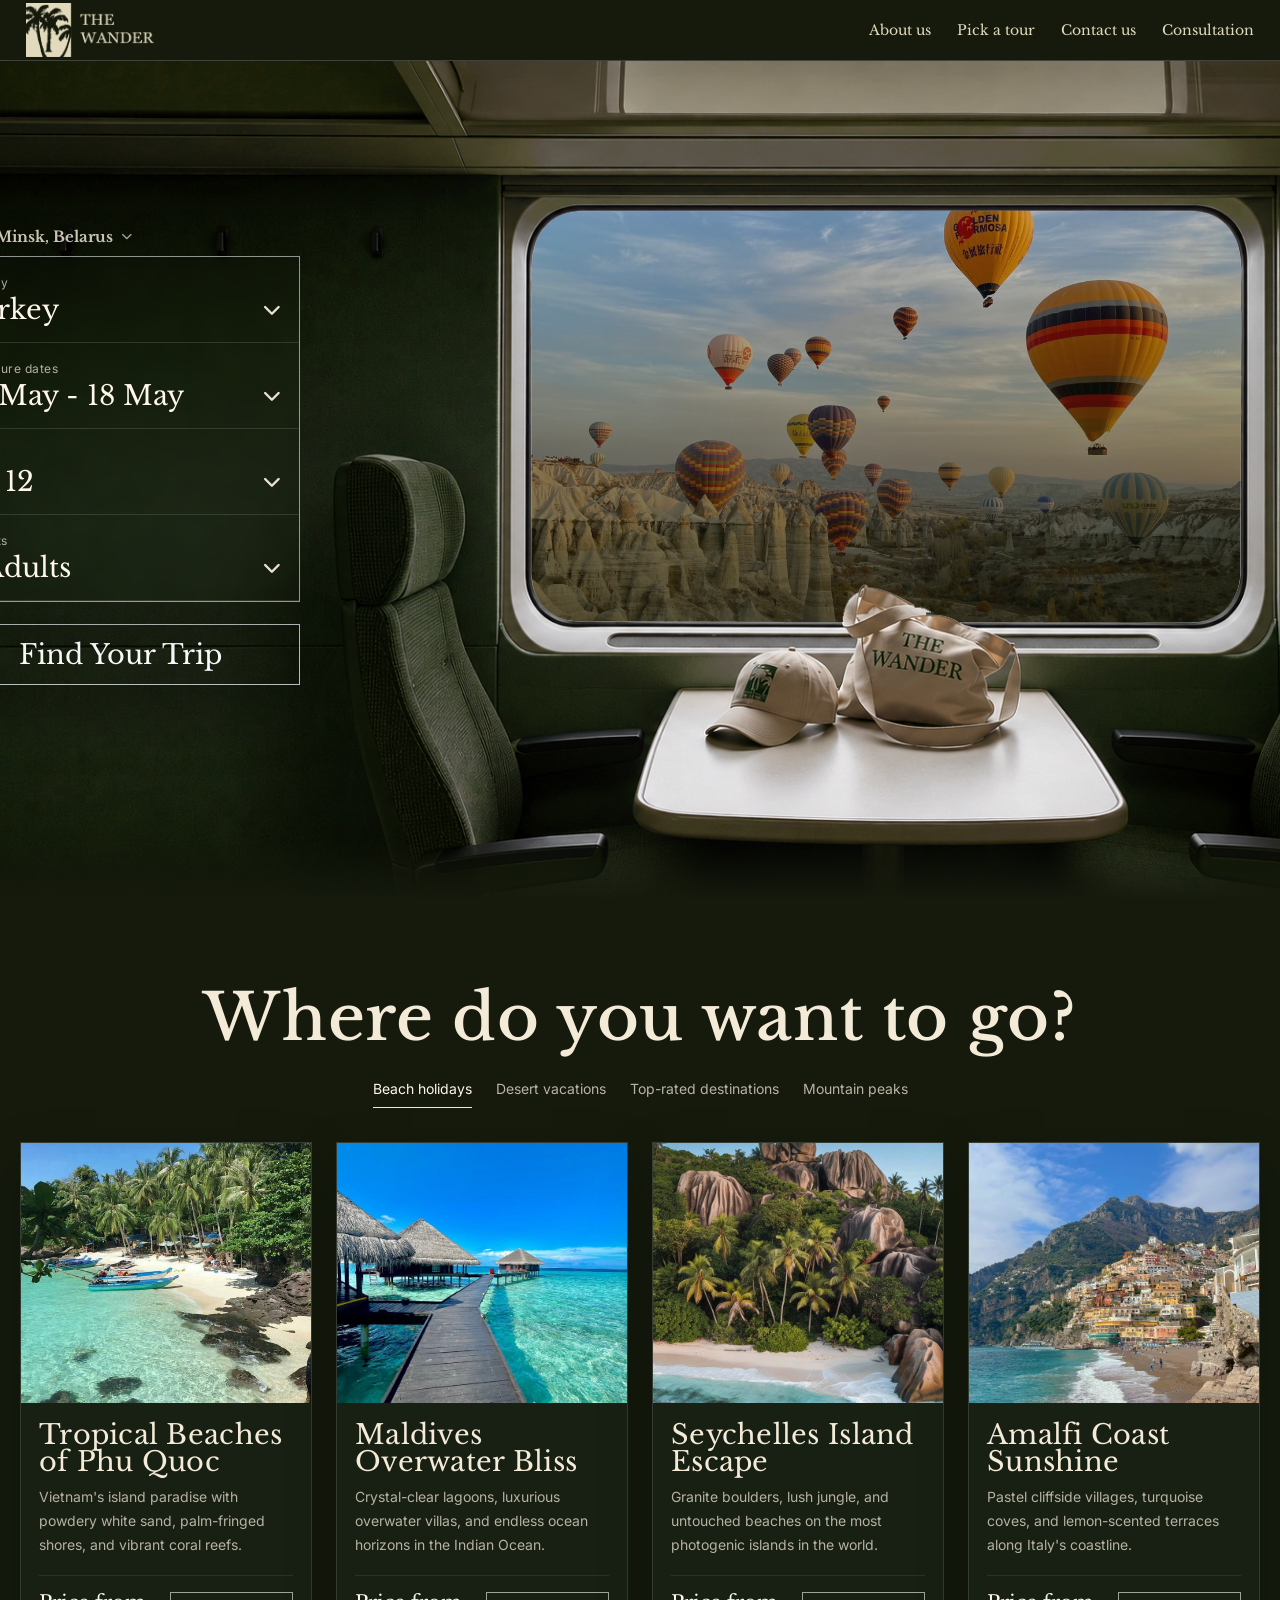
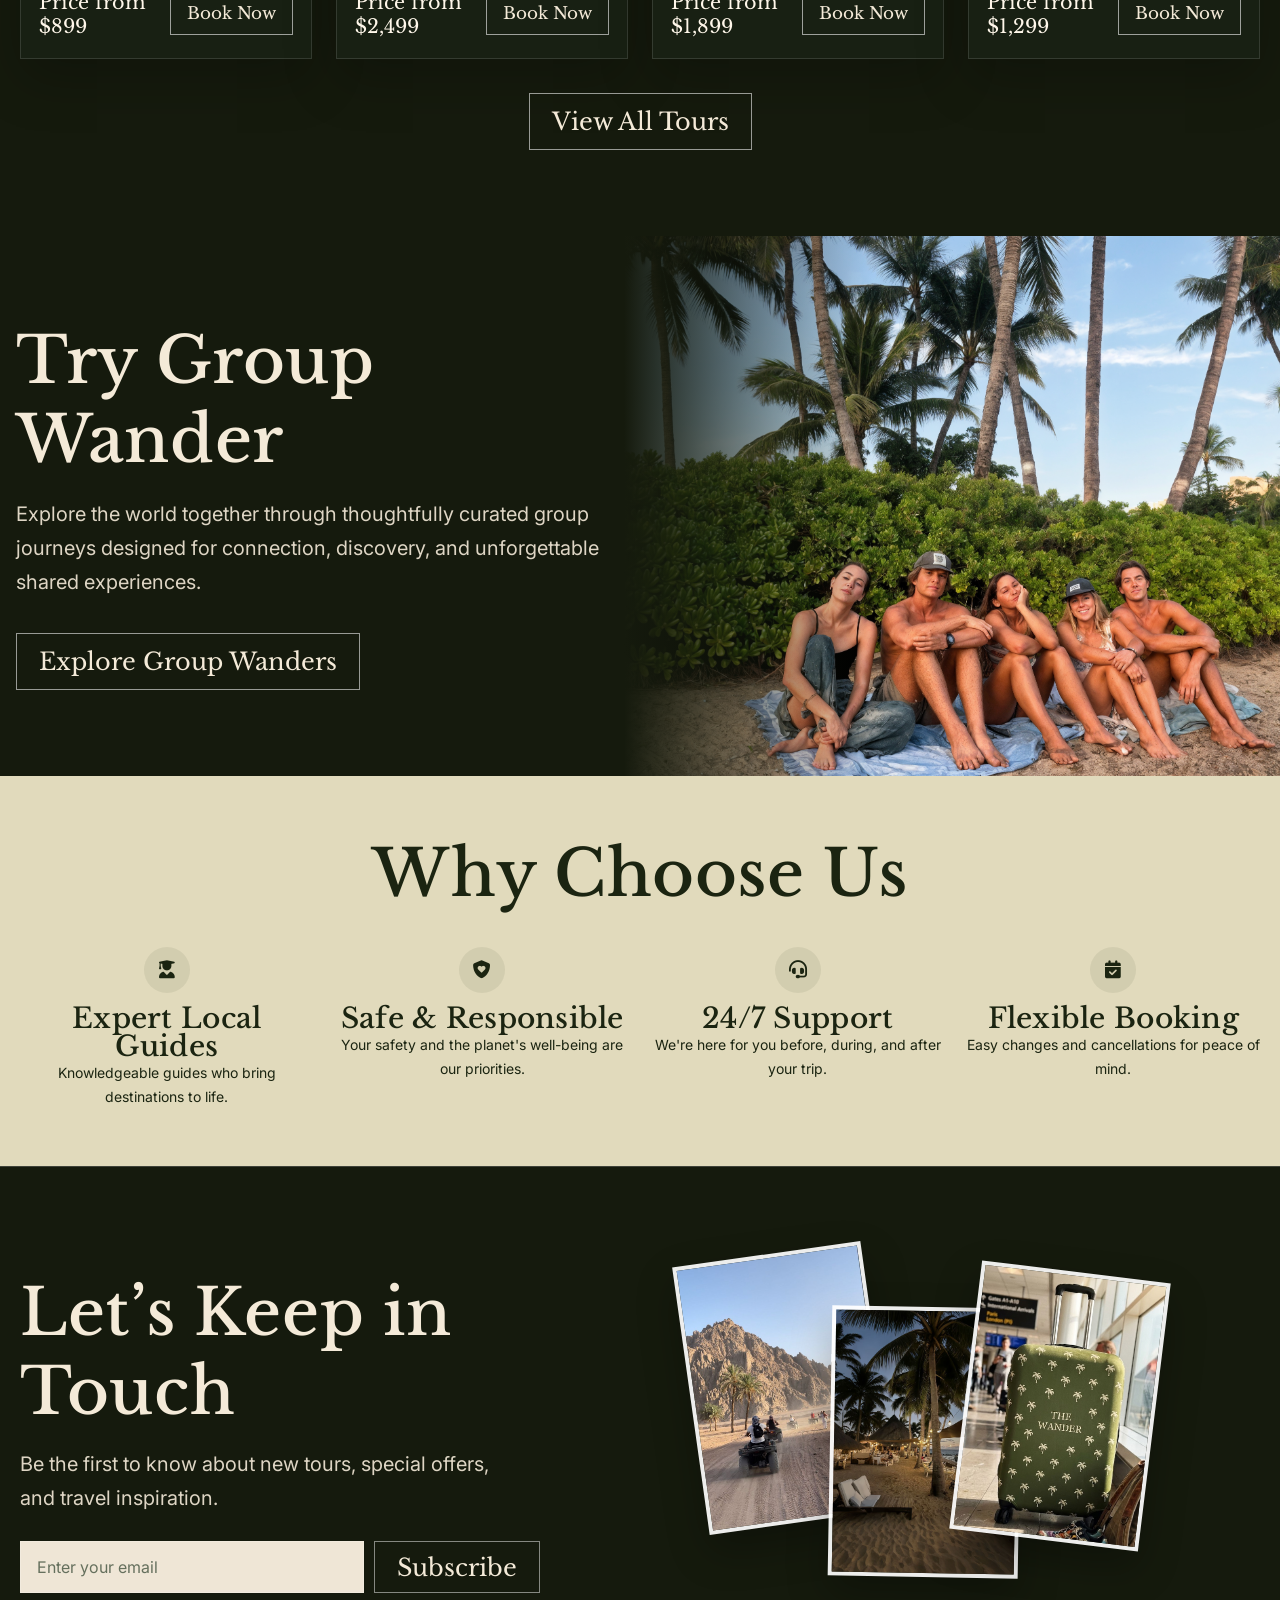
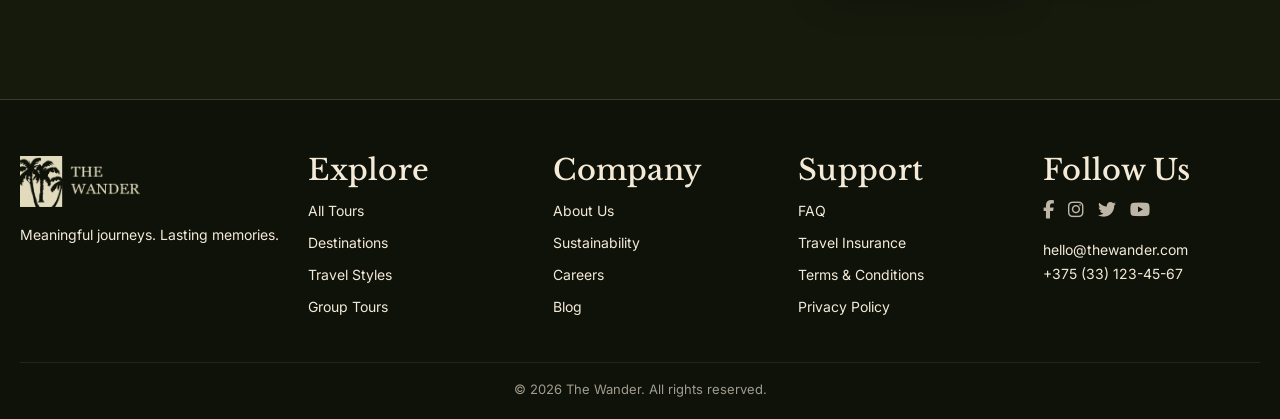
<file: index.html>
<!DOCTYPE html>
<html lang="en">
<head>
    <meta charset="UTF-8" />
    <meta name="viewport" content="width=device-width, initial-scale=1.0" />
    <title>The Wander</title>

    <link rel="preconnect" href="https://fonts.googleapis.com">
    <link rel="preconnect" href="https://fonts.gstatic.com" crossorigin>
    <link href="https://fonts.googleapis.com/css2?family=Cormorant+Garamond:wght@400;500;600;700&family=Inter:wght@400;500;600;700&family=Libre+Baskerville:wght@400;700&display=swap" rel="stylesheet">
    <link rel="stylesheet" href="https://cdnjs.cloudflare.com/ajax/libs/font-awesome/6.5.0/css/all.min.css" />

    <style>
        :root {
            --bg: #10170B;
            --bg2: #10170B;
            --panel: rgba(14, 18, 12, .56);
            --panel-2: rgba(18, 24, 16, .76);
            --line: rgba(255,255,255,.28);
            --line-2: rgba(255,255,255,.14);
            --cream: #f4ead8;
            --muted: rgba(244,234,216,.72);
            --soft: rgba(244,234,216,.12);
            --shadow: 0 24px 60px rgba(0,0,0,.35);
        }

        * {
            box-sizing: border-box;
        }

        html {
            scroll-behavior: smooth;
        }

        body {
            margin: 0;
            font-family: Inter, system-ui, sans-serif;
            background: var(--bg);
            color: var(--cream);
            overflow-x: hidden;
        }

        a {
            color: inherit;
            text-decoration: none;
        }

        button, input, select {
            font: inherit;
        }

        img {
            display: block;
            max-width: 100%;
        }

        .serif {
            font-family: 'Libre Baskerville', serif;
            letter-spacing: .01em;
        }

        .container {
            width: min(1240px, calc(100% - 32px));
            margin: 0 auto;
        }

        /* HEADER */
        .topbar {
            position: absolute;
            top: 0;
            left: 0;
            width: 100%;
            z-index: 40;
            background: #151A0D;
            border-bottom: 1px solid rgba(255,255,255,.18);
            /*            backdrop-filter: blur(8px);*/
        }

        .topbar-inner {
            min-height: 60px;
            display: grid;
            grid-template-columns: auto 1fr;
            align-items: center;
            gap: 18px;
            padding: 0 6px;
        }

        .nav {
            display: flex;
            align-items: center;
            gap: 26px;
            white-space: nowrap;
            font-family: 'Libre Baskerville', serif;
            font-size: 14px;
            color: #E1D9BC;
        }

            .nav a {
                position: relative;
                padding: 6px 0;
                transition: opacity .2s ease, transform .2s ease;
            }

                .nav a:hover {
                    opacity: 1;
                    transform: translateY(-1px);
                }

            .nav.left {
                justify-content: flex-start;
            }

            .nav.right {
                justify-content: flex-end;
            }

        .brand {
            display: inline-flex;
            align-items: center;
            justify-self: start;
            gap: 10px;
        }

        .logo-image {
            width: 128px;
            height: auto;
            object-fit: contain;
        }

        .search-link {
            display: inline-flex;
            align-items: center;
            gap: 10px;
        }

        /* HERO */
        .hero {
            position: relative;
            min-height: 100vh;
            overflow: hidden;
            background: #0e120c;
        }

        .scene-vignette {
            position: absolute;
            inset: 0;
            background: linear-gradient(180deg, rgba(0,0,0,0) 0%, #151A0D 100%), radial-gradient(circle at 50% 42%, rgba(255,255,255,.06), transparent 26%);
            pointer-events: none;
        }

        .hero-grid {
            position: relative;
            z-index: 2;
            min-height: 100vh;
            display: grid;
            grid-template-columns: minmax(280px, 360px) minmax(0, 1fr);
            gap: 30px;
            align-items: center;
            padding: 120px 0 48px;
        }

        .finder {
            width: 100%;
            max-width: 360px;
            margin-left: -80px;
            margin-top: -60px;
            color: var(--cream);
        }

        .finder-label {
            display: flex;
            align-items: center;
            gap: 8px;
            font-size: 15px;
            color: rgba(244,234,216,.85);
            margin-bottom: 10px;
            font-family: 'Libre Baskerville', serif;
        }

        .finder-card {
            border: 1px solid rgba(255,255,255,.55);
            background: rgba(12,16,10,.12);
            backdrop-filter: blur(6px);
            padding: 0;
            overflow: visible; /* changed from hidden to allow dropdown to overflow */
            box-shadow: 0 20px 60px rgba(0,0,0,.22);
        }

        .field {
            padding: 14px 18px;
            border-bottom: 1px solid rgba(255,255,255,.12);
            min-height: 86px;
            display: flex;
            flex-direction: column;
            justify-content: center;
            cursor: pointer;
            transition: background .2s ease;
            user-select: none;
        }

        .train-bg::after {
            content: "";
            position: absolute;
            bottom: 0;
            left: 0;
            width: 100%;
            height: 7%;
            background: linear-gradient( to top, #151A0D 0%, transparent 100%);
            pointer-events: none;
            z-index: 2;
        }

        .field:hover {
            background: rgba(255,255,255,.03);
        }

        .field:last-child {
            border-bottom: 0;
        }

        .field .label {
            font-size: 12px;
            letter-spacing: .04em;
            color: rgba(244,234,216,.72);
            margin-bottom: 6px;
        }

        .field .value {
            display: flex;
            align-items: center;
            justify-content: space-between;
            gap: 14px;
            font-family: 'Libre Baskerville', serif;
            font-size: clamp(1.7rem, 3vw, 1.05rem);
            line-height: 1;
            font-weight: 200;
            color: #fff7ea;
        }

            .field .value small {
                font-size: 18px;
                opacity: .9;
                line-height: 1;
            }

        .finder-actions {
            margin-top: 22px;
        }

        .cta-btn {
            width: 100%;
            appearance: none;
            border: 1px solid rgba(255,255,255,.72);
            background: rgba(0,0,0,.12);
            color: #FFFFFF;
            padding: 16px 20px;
            cursor: pointer;
            font-family: 'Libre Baskerville', serif;
            font-size: clamp(1.7rem, 3vw, 1.05rem);
            line-height: 1;
            box-shadow: var(--shadow);
            transition: transform .2s ease, background .2s ease, border-color .2s ease;
        }

            .cta-btn:hover {
                transform: translateY(-2px);
                background: rgba(255,255,255,.08);
                border-color: rgba(255,255,255,.88);
            }

            .cta-btn:active {
                transform: translateY(0);
            }

        .hero-right {
            position: relative;
            min-height: 560px;
            display: flex;
            align-items: flex-end;
            justify-content: flex-end;
            padding-right: 18px;
        }

        .window-view {
            position: absolute;
            inset: 8px;
            border-radius: 24px;
            overflow: hidden;
            z-index: -20;
        }

            .window-view .view-slide {
                position: absolute;
                inset: 0;
                opacity: 0;
                transform: scale(1.04);
                transition: opacity 900ms ease, transform 1100ms ease;
                background-position: center center;
                background-size: cover;
                background-repeat: no-repeat;
            }

                .window-view .view-slide.active {
                    opacity: 1;
                    transform: scale(1);
                }

        .train-bg {
            position: absolute;
            inset: 0;
            z-index: 1;
            margin-top: 50px;
            overflow: hidden;
            background-size: cover;
            background-position: center;
            background-repeat: no-repeat;
        }

            .train-bg img {
                width: 100%;
                height: 100vh;
                object-fit: cover;
            }

        /* SCENES UNDER WINDOW */
        .window-scenes {
            position: absolute;
            top: 18%;
            right: 2%;
            width: 57vw;
            height: 57vh;
            z-index: 0;
            overflow: hidden;
            border-radius: 28px;
        }

        .scene-slide {
            position: absolute;
            inset: 0;
            background-size: cover;
            background-position: center;
            opacity: 0;
            transition: opacity 1.2s ease, transform 1.2s ease;
            transform: scale(1.05);
        }

            .scene-slide.active {
                opacity: 1;
                transform: scale(1);
            }

        /* CONTENT ABOVE EVERYTHING */
        .hero-grid {
            position: relative;
            z-index: 3;
        }

        .hero-top-note {
            position: absolute;
            top: 20px;
            right: 18px;
            z-index: 2;
            font-size: 12px;
            letter-spacing: .18em;
            text-transform: uppercase;
            color: rgba(244,234,216,.72);
        }

        /* SECTIONS */
        .section {
            padding: 86px 0;
        }

            .section.dark {
                background: #151A0D;
            }

        .title-center {
            text-align: center;
            margin-bottom: 30px;
        }

            .title-center h2 {
                margin: 0;
                font-size: clamp(2.4rem, 5vw, 4rem);
                font-weight: 500;
                line-height: 1;
            }

        .tabs {
            display: flex;
            flex-wrap: wrap;
            justify-content: center;
            gap: 16px 24px;
            list-style: none;
            padding: 0;
            margin: 0 0 34px;
        }

            .tabs button {
                appearance: none;
                border: 0;
                background: transparent;
                color: rgba(244,234,216,.74);
                font-size: 14px;
                padding: 0 0 10px;
                border-bottom: 1px solid transparent;
                cursor: pointer;
                transition: color .2s ease, border-color .2s ease, transform .2s ease;
            }

                .tabs button:hover {
                    color: #fff7ea;
                    transform: translateY(-1px);
                }

                .tabs button.active {
                    color: #fff7ea;
                    border-bottom-color: rgba(255,255,255,.9);
                }

        .cards {
            display: grid;
            grid-template-columns: repeat(4,1fr);
            gap: 24px;
        }

        .card {
            overflow: hidden;
            background: #182013;
            border: 1px solid rgba(255,255,255,.12);
            box-shadow: 0 20px 50px rgba(0,0,0,.22);
            display: flex;
            flex-direction: column;
            transition: transform .25s ease, box-shadow .25s ease;
        }

            .card:hover {
                transform: translateY(-8px);
                box-shadow: 0 30px 60px rgba(0,0,0,.28);
            }

        .image-wrap {
            height: 260px;
            overflow: hidden;
            background: #eee9de;
        }

            .image-wrap img {
                width: 100%;
                height: 100%;
                object-fit: cover;
                transition: transform .35s ease;
            }

        .card:hover .image-wrap img {
            transform: scale(1.05);
        }

        .card .content {
            padding: 18px 18px 20px;
            display: flex;
            flex-direction: column;
            flex: 1;
        }

        .card h3 {
            margin: 0;
            font-size: 1.7rem;
            line-height: 1;
            font-weight: 10;
        }

        .card p {
            margin: 10px 0 0;
            font-size: 14px;
            line-height: 1.7;
            color: var(--muted);
            flex: 1;
        }

        .card-bottom {
            display: flex;
            justify-content: space-between;
            align-items: center;
            gap: 14px;
            margin-top: 18px;
            padding-top: 14px;
            border-top: 1px solid rgba(255,255,255,.08);
        }

        .card-price {
            font-family: 'Libre Baskerville', serif;
            font-size: 1.2rem;
            font-weight: 100;
            color: #fff7ea;
        }

        .card-book-btn {
            border: 1px solid rgba(255,255,255,.58);
            background: transparent;
            color: var(--cream);
            padding: 10px 16px;
            cursor: pointer;
            font-family: 'Libre Baskerville', serif;
            font-size: 1.05rem;
            transition: background .2s ease, transform .2s ease, border-color .2s ease;
            white-space: nowrap;
        }

            .card-book-btn:hover {
                background: rgba(255,255,255,.08);
                border-color: rgba(255,255,255,.84);
                transform: translateY(-1px);
            }

        .center-btn {
            display: flex;
            justify-content: center;
            margin-top: 34px;
        }

        .outline-btn {
            display: inline-flex;
            align-items: center;
            justify-content: center;
            border: 1px solid rgba(255,255,255,.56);
            background: transparent;
            color: var(--cream);
            padding: 13px 22px;
            font-family: 'Libre Baskerville', serif;
            font-size: 1.5rem;
            cursor: pointer;
            transition: background .2s ease, transform .2s ease, border-color .2s ease;
        }

            .outline-btn:hover {
                background: rgba(255,255,255,.07);
                transform: translateY(-1px);
                border-color: rgba(255,255,255,.86);
            }

        .split {
            display: grid;
            grid-template-columns: minmax(0,1fr) minmax(0, 1.05fr);
            min-height: 540px;
        }

        .split-copy {
            display: flex;
            align-items: center;
            padding: 80px 0;
            background: #151A0D;
        }

            .split-copy p {
                max-width: 600px;
                font-size: 20px;
                line-height: 1.7;
                color: rgba(244,234,216,.9);
                margin: 0;
            }

        .split-image {
            position: relative;
            overflow: hidden;
            min-height: 100%;
        }

            .split-image::before {
                content: "";
                position: absolute;
                inset: 0;
                background: linear-gradient(90deg, #151A0D 0%, rgba(21,29,17,0) 38%);
                z-index: 1;
                pointer-events: none;
            }

            .split-image img {
                width: 100%;
                height: 100%;
                object-fit: cover;
            }

        .features {
            background: #eff0ea url('Whyus_back.png') center/cover no-repeat;
            color: #203019;
            padding: 58px 0;
        }

        .features-title {
            text-align: center;
            margin-bottom: 34px;
        }

            .features-title h2 {
                margin: 0;
                font-size: clamp(2.4rem, 5vw, 4rem);
                font-weight: 500;
                color: #1b2411;
            }

        .feature-grid {
            display: grid;
            grid-template-columns: repeat(4,1fr);
            gap: 22px;
        }

        .feature {
            display: flex;
            flex-direction: column;
            align-items: center;
            text-align: center;
            gap: 12px;
        }

        .icon {
            width: 46px;
            height: 46px;
            border-radius: 999px;
            display: grid;
            place-items: center;
            background: rgba(38,49,26,.08);
            color: #1b2411;
            font-size: 18px;
        }

        .feature h4 {
            margin: 0;
            font-size: 1.75rem;
            font-weight: 500;
            line-height: 1;
            color: #1b2411;
        }

        .feature p {
            margin: 0;
            font-size: 14px;
            line-height: 1.7;
            color: #1b2411;
        }

        .newsletter {
            background: #151A0D;
            border-top: 1px solid rgba(255,255,255,.18);
            padding: 86px 0;
        }

            .newsletter .grid {
                display: grid;
                grid-template-columns: 1fr 1fr;
                gap: 40px;
                align-items: center;
            }

            .newsletter h2 {
                margin: 0;
                font-size: clamp(2.4rem, 5vw, 4rem);
                font-weight: 500;
            }

            .newsletter p {
                margin: 16px 0 0;
                max-width: 500px;
                font-size: 20px;
                line-height: 1.7;
                color: rgba(244,234,216,.9);
            }

        .form-row {
            display: flex;
            gap: 10px;
            margin-top: 26px;
            max-width: 520px;
        }

            .form-row input {
                flex: 1;
                height: 52px;
                border: 1px solid rgba(255,255,255,.18);
                background: #efe6d6;
                color: #1f2915;
                padding: 0 16px;
                outline: none;
            }

                .form-row input::placeholder {
                    color: #65705d;
                }

            .form-row button {
                height: 52px;
                padding: 0 22px;
                border: 1px solid rgba(255,255,255,.48);
                background: transparent;
                color: var(--cream);
                cursor: pointer;
                font-family: 'Libre Baskerville', serif;
                font-size: 1.5rem;
                white-space: nowrap;
            }

        .polaroids {
            position: relative;
            height: 360px;
        }

            .polaroids img {
                position: absolute;
                width: 190px;
                height: 270px;
                object-fit: cover;
                border: 4px solid rgba(255,255,255,.92);
                box-shadow: 0 18px 40px rgba(0,0,0,.28);
            }

        .p1 {
            left: 30px;
            top: 0;
            transform: rotate(-8deg);
        }

        .p2 {
            left: 170px;
            top: 54px;
            transform: rotate(1deg);
        }

        .p3 {
            left: 305px;
            top: 18px;
            transform: rotate(7deg);
        }

        .footer {
            background: #0E1209;
            padding: 56px 0 22px;
            border-top: 1px solid rgba(255,255,255,.18);
        }

        .footer-grid {
            display: grid;
            grid-template-columns: 1.2fr 1fr 1fr 1fr 1fr;
            gap: 28px;
        }

        .footer p, .footer li {
            font-size: 14px;
            line-height: 1.7;
            color: var(--cream);
            margin: 0;
        }

        .footer ul {
            list-style: none;
            padding: 0;
            margin: 14px 0 0;
        }

        .footer li {
            margin-bottom: 8px;
        }

        .footer h3 {
            margin: 0;
            font-size: 1.8rem;
            font-weight: 500;
            line-height: 1;
        }

        .footer-logo-img {
            width: 120px;
            height: auto;
        }

        .socials {
            display: flex;
            gap: 14px;
            margin: 14px 0 18px;
            font-size: 18px;
        }

            .socials a {
                color: rgba(244,234,216,.76);
            }

                .socials a:hover {
                    color: #fff7ea;
                }

        .copyright {
            margin-top: 36px;
            padding-top: 18px;
            border-top: 1px solid rgba(255,255,255,.08);
            text-align: center;
            color: rgba(244,234,216,.64);
            font-size: 13px;
        }

        /* MODAL */
        .modal {
            position: fixed;
            inset: 0;
            display: none;
            align-items: center;
            justify-content: center;
            z-index: 80;
            background: rgba(0,0,0,.56);
            padding: 20px;
        }

            .modal.open {
                display: flex;
            }

        .modal-card {
            width: min(760px, 100%);
            background: #151d11;
            border: 1px solid rgba(255,255,255,.16);
            box-shadow: 0 30px 80px rgba(0,0,0,.45);
            padding: 22px;
        }

        .modal-head {
            display: flex;
            justify-content: space-between;
            align-items: center;
            gap: 16px;
            margin-bottom: 14px;
        }

            .modal-head h3 {
                margin: 0;
                font-size: 2rem;
                font-weight: 500;
            }

        .modal-close {
            width: 42px;
            height: 42px;
            border-radius: 999px;
            border: 1px solid rgba(255,255,255,.2);
            background: transparent;
            color: var(--cream);
            cursor: pointer;
        }

        .summary-grid {
            display: grid;
            grid-template-columns: repeat(3,1fr);
            gap: 12px;
        }

        .summary-item {
            border: 1px solid rgba(255,255,255,.14);
            padding: 14px;
            background: rgba(255,255,255,.03);
        }

            .summary-item span {
                display: block;
                font-size: 12px;
                color: rgba(244,234,216,.68);
                margin-bottom: 8px;
                text-transform: uppercase;
                letter-spacing: .08em;
            }

            .summary-item strong {
                font-family: 'Libre Baskerville', serif;
                font-size: 1.6rem;
                font-weight: 600;
            }

        .modal-actions {
            display: flex;
            gap: 10px;
            justify-content: flex-end;
            margin-top: 18px;
            flex-wrap: wrap;
        }

        /* DROPDOWN PANEL */
        .dropdown-panel {
            position: absolute;
            left: 0;
            top: 100%;
            width: min(360px, 100%);
            margin-top: 10px;
            background: rgba(16, 20, 14, .96);
            border: 1px solid rgba(255,255,255,.16);
            box-shadow: 0 20px 50px rgba(0,0,0,.34);
            padding: 14px;
            display: none;
            z-index: 60;
            max-height: 300px; /* enable scrolling for long lists */
            overflow-y: auto;
        }

            .dropdown-panel.open {
                display: block;
            }

            .dropdown-panel .option-grid {
                display: grid;
                grid-template-columns: repeat(2,1fr);
                gap: 10px;
            }

        .pill {
            border: 1px solid rgba(255,255,255,.16);
            background: rgba(255,255,255,.03);
            color: var(--cream);
            padding: 12px 10px;
            cursor: pointer;
            text-align: center;
            transition: background .2s ease, border-color .2s ease;
            font-size: 14px;
        }

            .pill:hover,
            .pill.active {
                background: rgba(255,255,255,.08);
                border-color: rgba(255,255,255,.46);
            }

        .field-wrap {
            position: relative;
        }

        /* RESPONSIVE */
        @media (max-width: 1160px) {
            .cards,
            .feature-grid,
            .footer-grid {
                grid-template-columns: repeat(2,1fr);
            }

            .hero-grid {
                grid-template-columns: 1fr;
                gap: 26px;
                padding-top: 120px;
                padding-bottom: 40px;
            }

            .finder {
                max-width: 520px;
                margin: 0 auto;
            }

            .hero-right {
                min-height: 470px;
                padding-right: 0;
                justify-content: center;
            }

            .window-shell {
                width: min(100%, 760px);
                margin: 0 auto;
            }

            .split {
                grid-template-columns: 1fr;
            }

            .split-image {
                min-height: 360px;
            }

            .newsletter .grid {
                grid-template-columns: 1fr;
            }

            .polaroids {
                height: 320px;
            }

            .p3 {
                left: 280px;
            }
        }

        @media (max-width: 760px) {
            .container {
                width: min(100% - 22px, 1240px);
            }

            .topbar-inner {
                grid-template-columns: 1fr auto;
                grid-template-areas:
                    "brand brand"
                    "nav nav";
                padding: 10px 0 14px;
            }

            .nav.left,
            .nav.right {
                display: none;
            }

            .brand {
                grid-column: 1/-1;
            }

            .logo-image {
                width: 124px;
            }

            .hero-grid {
                padding-top: 118px;
            }

            .finder-card {
                width: 100%;
            }

            .field {
                min-height: 76px;
                padding: 12px 14px;
            }

                .field .value {
                    font-size: 1.6rem;
                }

            .window-shell {
                width: min(100%, 430px);
                aspect-ratio: 1 / 1.08;
                border-radius: 22px;
            }

            .window-view {
                inset: 6px;
                border-radius: 18px;
            }

            .summary-grid {
                grid-template-columns: 1fr;
            }

            .cards,
            .feature-grid,
            .footer-grid {
                grid-template-columns: 1fr;
            }

            .form-row {
                flex-direction: column;
            }

                .form-row button {
                    width: 100%;
                }

            .polaroids {
                height: 280px;
            }

                .polaroids img {
                    width: 140px;
                    height: 210px;
                }

            .p1 {
                left: 0;
            }

            .p2 {
                left: 98px;
                top: 28px;
            }

            .p3 {
                left: 192px;
                top: 10px;
            }

            .modal-card {
                padding: 18px;
            }
        }

        @media (prefers-reduced-motion: reduce) {
            *, *::before, *::after {
                scroll-behavior: auto !important;
                animation: none !important;
                transition: none !important;
            }
        }
    </style>
</head>
<body>

    <header class="topbar">
        <div class="container topbar-inner">
            <a href="#top" class="brand" aria-label="The Wander home">
                <img src="logo_2.png" alt="The Wander Logo" class="logo-image">
            </a>

            <nav class="nav right" aria-label="Primary">
                <a href="#about">About us</a>
                <a href="#tours">Pick a tour</a>
                <a href="#contact">Contact us</a>
                <a href="#consultation">Consultation</a>
            </nav>
        </div>
    </header>

    <main id="top">
        <section class="hero" id="find-tour">
            <div class="train-bg">
                <img src="train_green.png" alt="">
            </div>
            <div class="window-scenes">
                <div class="scene-slide active" style="background-image: url('turkey-train1.jpg')"></div>
                <div class="scene-slide" style="background-image: url('turkey-train2.jpg')"></div>
                <div class="scene-slide" style="background-image: url('turkey-train3.jpg')"></div>
                <div class="scene-slide" style="background-image: url('turkey-train4.jpg')"></div>
            </div>
            <div class="hero-scene" aria-hidden="true">
                <div class="scene-vignette"></div>
            </div>

            <div class="container hero-grid">
                <div class="finder">
                    <!-- "From" dropdown -->
                    <div class="field-wrap">
                        <div class="finder-label js-dropdown" data-key="from" style="cursor:pointer;">
                            <span>From:</span>
                            <strong id="fromCityLabel">Minsk, Belarus</strong>
                            <i class="fa-solid fa-chevron-down" style="font-size:11px; opacity:.8;"></i>
                        </div>
                        <div class="dropdown-panel" id="fromPanel">
                            <div class="option-grid" style="grid-template-columns:1fr;">
                                <button class="pill active" data-value="Minsk, Belarus">Minsk, Belarus</button>
                                <button class="pill" data-value="Moscow, Russia">Moscow, Russia</button>
                                <button class="pill" data-value="Warsaw, Poland">Warsaw, Poland</button>
                                <button class="pill" data-value="Berlin, Germany">Berlin, Germany</button>
                                <button class="pill" data-value="Vilnius, Lithuania">Vilnius, Lithuania</button>
                                <button class="pill" data-value="Kyiv, Ukraine">Kyiv, Ukraine</button>
                                <button class="pill" data-value="Istanbul, Turkey">Istanbul, Turkey</button>
                                <button class="pill" data-value="Bangkok, Thailand">Bangkok, Thailand</button>
                                <button class="pill" data-value="Rome, Italy">Rome, Italy</button>
                                <button class="pill" data-value="Zurich, Switzerland">Zurich, Switzerland</button>
                            </div>
                        </div>
                    </div>

                    <div class="finder-card">
                        <!-- Country -->
                        <div class="field-wrap">
                            <div class="field js-dropdown" data-key="country">
                                <div class="label">Country</div>
                                <div class="value"><span id="countryLabel">Turkey</span> <small><i class="fa-solid fa-chevron-down"></i></small></div>
                            </div>
                            <div class="dropdown-panel" id="countryPanel">
                                <div class="option-grid">
                                    <button class="pill active" data-value="Turkey">Turkey</button>
                                    <button class="pill" data-value="Thailand">Thailand</button>
                                    <button class="pill" data-value="Italy">Italy</button>
                                    <button class="pill" data-value="Switzerland">Switzerland</button>
                                    <button class="pill" data-value="France">France</button>
                                    <button class="pill" data-value="Spain">Spain</button>
                                    <button class="pill" data-value="Greece">Greece</button>
                                    <button class="pill" data-value="Japan">Japan</button>
                                    <button class="pill" data-value="Egypt">Egypt</button>
                                    <button class="pill" data-value="USA">USA</button>
                                </div>
                            </div>
                        </div>

                        <div class="field-wrap">
                            <div class="field js-dropdown" data-key="dates">
                                <div class="label">Departure dates</div>
                                <div class="value"><span id="datesLabel">10 May - 18 May</span> <small><i class="fa-solid fa-chevron-down"></i></small></div>
                            </div>
                            <div class="dropdown-panel" id="datesPanel">
                                <div class="option-grid" style="grid-template-columns:1fr;">
                                    <button class="pill" data-value="10 May - 18 May">10 May - 18 May</button>
                                    <button class="pill" data-value="21 Jun - 29 Jun">21 Jun - 29 Jun</button>
                                    <button class="pill" data-value="05 Jul - 13 Jul">05 Jul - 13 Jul</button>
                                    <button class="pill" data-value="18 Aug - 26 Aug">18 Aug - 26 Aug</button>
                                </div>
                            </div>
                        </div>

                        <div class="field-wrap">
                            <div class="field js-dropdown" data-key="nights">
                                <div class="label">Nights</div>
                                <div class="value"><span id="nightsLabel">6 - 12</span> <small><i class="fa-solid fa-chevron-down"></i></small></div>
                            </div>
                            <div class="dropdown-panel" id="nightsPanel">
                                <div class="option-grid" style="grid-template-columns:1fr 1fr;">
                                    <button class="pill" data-value="3 - 5">3 - 5</button>
                                    <button class="pill" data-value="6 - 12">6 - 12</button>
                                    <button class="pill" data-value="13 - 18">13 - 18</button>
                                    <button class="pill" data-value="19+">19+</button>
                                </div>
                            </div>
                        </div>

                        <div class="field-wrap">
                            <div class="field js-dropdown" data-key="travelers">
                                <div class="label">Tourists</div>
                                <div class="value"><span id="travelersLabel">2 Adults</span> <small><i class="fa-solid fa-chevron-down"></i></small></div>
                            </div>
                            <div class="dropdown-panel" id="travelersPanel">
                                <div class="option-grid" style="grid-template-columns:1fr;">
                                    <button class="pill" data-value="1 Adult">1 Adult</button>
                                    <button class="pill" data-value="2 Adults">2 Adults</button>
                                    <button class="pill" data-value="2 Adults + 1 Child">2 Adults + 1 Child</button>
                                    <button class="pill" data-value="Family">Family</button>
                                </div>
                            </div>
                        </div>
                    </div>

                    <div class="finder-actions">
                        <button class="cta-btn" id="findTripBtn">Find Your Trip</button>
                    </div>
                </div>
            </div>
        </section>

        <section id="tours" class="section dark">
            <div class="container">
                <div class="title-center">
                    <h2 class="serif">Where do you want to go?</h2>
                </div>

                <div class="tabs" role="tablist" aria-label="Tour categories">
                    <button class="active" data-category="Beach holidays">Beach holidays</button>
                    <button data-category="Desert vacations">Desert vacations</button>
                    <button data-category="Top-rated destinations">Top-rated destinations</button>
                    <button data-category="Mountain peaks">Mountain peaks</button>
                </div>

                <div class="cards" id="tourCards">
                    <article class="card">
                        <div class="image-wrap"><img src="Phu Quoc.jpg" alt="Tropical Beaches of Phu Quoc"></div>
                        <div class="content">
                            <h3 class="serif">Tropical Beaches of Phu Quoc</h3>
                            <p class="card-desc">Vietnam's island paradise with powdery white sand, palm-fringed shores, and vibrant coral reefs.</p>
                            <div class="card-bottom">
                                <span class="card-price">Price from $899</span>
                                <button class="card-book-btn">Book Now</button>
                            </div>
                        </div>
                    </article>

                    <article class="card">
                        <div class="image-wrap"><img src="Maldives.jpg" alt="Maldives Overwater Bliss"></div>
                        <div class="content">
                            <h3 class="serif">Maldives Overwater Bliss</h3>
                            <p class="card-desc">Crystal-clear lagoons, luxurious overwater villas, and endless ocean horizons in the Indian Ocean.</p>
                            <div class="card-bottom">
                                <span class="card-price">Price from $2,499</span>
                                <button class="card-book-btn">Book Now</button>
                            </div>
                        </div>
                    </article>

                    <article class="card">
                        <div class="image-wrap"><img src="Seychelles.jpg" alt="Seychelles Island Escape"></div>
                        <div class="content">
                            <h3 class="serif">Seychelles Island Escape</h3>
                            <p class="card-desc">Granite boulders, lush jungle, and untouched beaches on the most photogenic islands in the world.</p>
                            <div class="card-bottom">
                                <span class="card-price">Price from $1,899</span>
                                <button class="card-book-btn">Book Now</button>
                            </div>
                        </div>
                    </article>

                    <article class="card">
                        <div class="image-wrap"><img src="Amalfi.jpg" alt="Amalfi Coast Sunshine"></div>
                        <div class="content">
                            <h3 class="serif">Amalfi Coast Sunshine</h3>
                            <p class="card-desc">Pastel cliffside villages, turquoise coves, and lemon-scented terraces along Italy's coastline.</p>
                            <div class="card-bottom">
                                <span class="card-price">Price from $1,299</span>
                                <button class="card-book-btn">Book Now</button>
                            </div>
                        </div>
                    </article>
                </div>

                <div class="center-btn">
                    <button class="outline-btn" id="allToursBtn">View All Tours</button>
                </div>
            </div>
        </section>

        <section id="about" class="section" style="padding:0;">
            <div class="split">
                <div class="split-copy">
                    <div class="container">
                        <h2 class="serif" style="margin:0 0 18px; font-size:clamp(2.4rem, 5vw, 4rem); font-weight:500;">Try Group Wander</h2>
                        <p>
                            Explore the world together through thoughtfully curated group journeys designed for connection,
                            discovery, and unforgettable shared experiences.
                        </p>
                        <div style="margin-top:34px;">
                            <button class="outline-btn" type="button">Explore Group Wanders</button>
                        </div>
                    </div>
                </div>
                <div class="split-image">
                    <img src="enhance_zso8jnweg9b0owjsqbdm.png" alt="Group hiking">
                </div>
            </div>
        </section>

        <section class="features">
            <div class="container">
                <div class="features-title">
                    <h2 class="serif">Why Choose Us</h2>
                </div>
                <div class="feature-grid">
                    <div class="feature">
                        <div class="icon"><i class="fa-solid fa-user-graduate"></i></div>
                        <div>
                            <h4 class="serif">Expert Local Guides</h4>
                            <p>Knowledgeable guides who bring destinations to life.</p>
                        </div>
                    </div>
                    <div class="feature">
                        <div class="icon"><i class="fa-solid fa-shield-heart"></i></div>
                        <div>
                            <h4 class="serif">Safe &amp; Responsible</h4>
                            <p>Your safety and the planet's well-being are our priorities.</p>
                        </div>
                    </div>
                    <div class="feature">
                        <div class="icon"><i class="fa-solid fa-headset"></i></div>
                        <div>
                            <h4 class="serif">24/7 Support</h4>
                            <p>We're here for you before, during, and after your trip.</p>
                        </div>
                    </div>
                    <div class="feature">
                        <div class="icon"><i class="fa-solid fa-calendar-check"></i></div>
                        <div>
                            <h4 class="serif">Flexible Booking</h4>
                            <p>Easy changes and cancellations for peace of mind.</p>
                        </div>
                    </div>
                </div>
            </div>
        </section>

        <section id="consultation" class="newsletter">
            <div class="container grid">
                <div>
                    <h2 class="serif">Let’s Keep in Touch</h2>
                    <p>Be the first to know about new tours, special offers, and travel inspiration.</p>
                    <div class="form-row">
                        <input type="email" placeholder="Enter your email" aria-label="Email address" />
                        <button type="button" id="subscribeBtn">Subscribe</button>
                    </div>
                </div>

                <div class="polaroids" aria-hidden="true">
                    <img class="p1" src="Polaroid1.jpg" alt="">
                    <img class="p2" src="Polaroid2.jpg" alt="">
                    <img class="p3" src="card_suit.png" alt="">
                </div>
            </div>
        </section>
    </main>

    <footer id="contact" class="footer">
        <div class="container">
            <div class="footer-grid">
                <div>
                    <img src="logo_2.png" alt="The Wander Logo" class="footer-logo-img">
                    <p style="margin-top:16px;">Meaningful journeys. Lasting memories.</p>
                </div>

                <div>
                    <h3 class="serif">Explore</h3>
                    <ul>
                        <li><a href="#tours">All Tours</a></li>
                        <li><a href="#tours">Destinations</a></li>
                        <li><a href="#tours">Travel Styles</a></li>
                        <li><a href="#tours">Group Tours</a></li>
                    </ul>
                </div>

                <div>
                    <h3 class="serif">Company</h3>
                    <ul>
                        <li><a href="#about">About Us</a></li>
                        <li>Sustainability</li>
                        <li>Careers</li>
                        <li>Blog</li>
                    </ul>
                </div>

                <div>
                    <h3 class="serif">Support</h3>
                    <ul>
                        <li>FAQ</li>
                        <li>Travel Insurance</li>
                        <li>Terms &amp; Conditions</li>
                        <li>Privacy Policy</li>
                    </ul>
                </div>

                <div>
                    <h3 class="serif">Follow Us</h3>
                    <div class="socials">
                        <a href="#" aria-label="Facebook"><i class="fa-brands fa-facebook-f"></i></a>
                        <a href="#" aria-label="Instagram"><i class="fa-brands fa-instagram"></i></a>
                        <a href="#" aria-label="Twitter"><i class="fa-brands fa-twitter"></i></a>
                        <a href="#" aria-label="YouTube"><i class="fa-brands fa-youtube"></i></a>
                    </div>
                    <p>hello@thewander.com</p>
                    <p>+375 (33) 123-45-67</p>
                </div>
            </div>

            <div class="copyright">© 2026 The Wander. All rights reserved.</div>
        </div>
    </footer>

    <div class="modal" id="tripModal" aria-hidden="true" role="dialog" aria-modal="true">
        <div class="modal-card">
            <div class="modal-head">
                <h3 class="serif">Your Tour Selection</h3>
                <button class="modal-close" id="closeModalBtn" aria-label="Close dialog"><i class="fa-solid fa-xmark"></i></button>
            </div>
            <div class="summary-grid">
                <div class="summary-item"><span>From</span><strong id="summaryFrom">Minsk, Belarus</strong></div>
                <div class="summary-item"><span>Country</span><strong id="summaryCountry">Turkey</strong></div>
                <div class="summary-item"><span>Departure</span><strong id="summaryDates">10 May - 18 May</strong></div>
            </div>
            <div class="summary-item" style="margin-top:12px;">
                <span>Nights</span><strong id="summaryNights">6 - 12</strong>
            </div>
            <div class="summary-item" style="margin-top:12px;">
                <span>Guests</span><strong id="summaryTravelers">2 Adults</strong>
            </div>
            <div class="modal-actions">
                <button class="outline-btn" id="editSelectionBtn" type="button">Edit Selection</button>
                <button class="cta-btn" id="confirmTripBtn" type="button" style="width:auto; padding-inline:24px; font-size:1.7rem;">Continue</button>
            </div>
        </div>
    </div>

    <script>
        document.addEventListener('DOMContentLoaded', () => {

            // ---------- COUNTRY SCENES MAPPING (extended) ----------
            const countryScenes = {
                'Turkey': ['turkey-train1.jpg', 'turkey-train2.jpg', 'turkey-train3.jpg', 'turkey-train4.jpg'],
                'Thailand': ['thailand-train1.jpg', 'thailand-train2.jpg', 'thailand-train3.jpg', 'thailand-train4.jpg'],
                'Italy': ['italy-train1.jpg', 'italy-train2.jpg', 'italy-train3.jpg', 'italy-train4.jpg'],
                'Switzerland': ['switzerland-train1.jpg', 'switzerland-train2.jpg', 'switzerland-train3.jpg', 'switzerland-train4.jpg'],
                'France': ['france-train1.jpg', 'france-train2.jpg', 'france-train3.jpg', 'france-train4.jpg'],
                'Spain': ['spain-train1.jpg', 'spain-train2.jpg', 'spain-train3.jpg', 'spain-train4.jpg'],
                'Greece': ['greece-train1.jpg', 'greece-train2.jpg', 'greece-train3.jpg', 'greece-train4.jpg'],
                'Japan': ['japan-train1.jpg', 'japan-train2.jpg', 'japan-train3.jpg', 'japan-train4.jpg'],
                'Egypt': ['egypt-train1.jpg', 'egypt-train2.jpg', 'egypt-train3.jpg', 'egypt-train4.jpg'],
                'USA': ['usa-train1.jpg', 'usa-train2.jpg', 'usa-train3.jpg', 'usa-train4.jpg']
            };

            // ---------- SCENE ROTATION ----------
            const windowScenes = document.querySelector('.window-scenes');
            const sceneSlides = Array.from(document.querySelectorAll('.scene-slide'));
            let activeSceneIndex = 0;
            let rotationInterval;

            function setScene(index) {
                sceneSlides.forEach(slide => slide.classList.remove('active'));
                activeSceneIndex = ((index % sceneSlides.length) + sceneSlides.length) % sceneSlides.length;
                sceneSlides[activeSceneIndex].classList.add('active');
            }

            function startRotation() {
                if (rotationInterval) clearInterval(rotationInterval);
                rotationInterval = setInterval(() => {
                    setScene(activeSceneIndex + 1);
                }, 3000);
            }

            sceneSlides[0].classList.add('active');
            startRotation();

            function updateScenesForCountry(country) {
                const images = countryScenes[country];
                if (!images || !windowScenes) return;

                windowScenes.innerHTML = '';
                images.forEach((img, index) => {
                    const slide = document.createElement('div');
                    slide.classList.add('scene-slide');
                    if (index === 0) slide.classList.add('active');
                    slide.style.backgroundImage = `url('${img}')`;
                    windowScenes.appendChild(slide);
                });

                // Update the array reference
                sceneSlides.length = 0;
                const newSlides = document.querySelectorAll('.scene-slide');
                newSlides.forEach(slide => sceneSlides.push(slide));
                activeSceneIndex = 0;
                startRotation();
            }

            // ---------- DROPDOWN LOGIC (added "from") ----------
            const panels = {
                from: document.getElementById('fromPanel'),     // new
                country: document.getElementById('countryPanel'),
                dates: document.getElementById('datesPanel'),
                nights: document.getElementById('nightsPanel'),
                travelers: document.getElementById('travelersPanel')
            };

            const labels = {
                from: document.getElementById('fromCityLabel'), // new
                country: document.getElementById('countryLabel'),
                dates: document.getElementById('datesLabel'),
                nights: document.getElementById('nightsLabel'),
                travelers: document.getElementById('travelersLabel')
            };

            const dropdownFields = document.querySelectorAll('.js-dropdown');
            const allPills = document.querySelectorAll('.pill');

            function closeAllPanels() {
                Object.values(panels).forEach(panel => panel.classList.remove('open'));
            }

            dropdownFields.forEach(field => {
                field.addEventListener('click', (e) => {
                    e.stopPropagation();
                    const key = field.dataset.key;
                    const panel = panels[key];
                    if (!panel) return;
                    const willOpen = !panel.classList.contains('open');
                    closeAllPanels();
                    if (willOpen) panel.classList.add('open');
                });
            });

            allPills.forEach(pill => {
                pill.addEventListener('click', (e) => {
                    e.stopPropagation();
                    const value = pill.dataset.value;
                    const parentPanel = pill.closest('.dropdown-panel');
                    if (!parentPanel) return;
                    const key = Object.entries(panels).find(([, panel]) => panel === parentPanel)?.[0];

                    if (key) {
                        labels[key].textContent = value;
                        if (key === 'country') {
                            updateScenesForCountry(value);
                        }
                    }

                    parentPanel.querySelectorAll('.pill').forEach(btn => btn.classList.remove('active'));
                    pill.classList.add('active');
                    closeAllPanels();
                });
            });

            document.addEventListener('click', () => closeAllPanels());
            document.addEventListener('keydown', (e) => {
                if (e.key === 'Escape') closeAllPanels();
            });

            // ---------- MODAL (added "from") ----------
            const modal = document.getElementById('tripModal');
            const findTripBtn = document.getElementById('findTripBtn');
            const closeModalBtn = document.getElementById('closeModalBtn');
            const editSelectionBtn = document.getElementById('editSelectionBtn');
            const confirmTripBtn = document.getElementById('confirmTripBtn');

            const summaryFrom = document.getElementById('summaryFrom');
            const summaryCountry = document.getElementById('summaryCountry');
            const summaryDates = document.getElementById('summaryDates');
            const summaryNights = document.getElementById('summaryNights');
            const summaryTravelers = document.getElementById('summaryTravelers');

            function openModal() {
                summaryFrom.textContent = labels.from.textContent;
                summaryCountry.textContent = labels.country.textContent;
                summaryDates.textContent = labels.dates.textContent;
                summaryNights.textContent = labels.nights.textContent;
                summaryTravelers.textContent = labels.travelers.textContent;
                modal.classList.add('open');
                modal.setAttribute('aria-hidden', 'false');
            }

            function closeModal() {
                modal.classList.remove('open');
                modal.setAttribute('aria-hidden', 'true');
            }

            findTripBtn.addEventListener('click', openModal);
            closeModalBtn.addEventListener('click', closeModal);
            editSelectionBtn.addEventListener('click', closeModal);
            confirmTripBtn.addEventListener('click', () => {
                closeModal();
                alert(`Searching trips from ${labels.from.textContent} to ${labels.country.textContent} for ${labels.travelers.textContent}.`);
            });

            modal.addEventListener('click', (e) => {
                if (e.target === modal) closeModal();
            });

            // ---------- TABS ----------
            const tabs = document.querySelectorAll('.tabs button');
            const cards = document.querySelectorAll('.card');

            const cardData = {
                'Beach holidays': [
                    { img: 'Phu Quoc.jpg', title: 'Tropical Beaches of Phu Quoc', desc: "Vietnam's island paradise with powdery white sand, palm-fringed shores, and vibrant coral reefs.", price: 'Price from $899' },
                    { img: 'Maldives.jpg', title: 'Maldives Overwater Bliss', desc: 'Crystal-clear lagoons, luxurious overwater villas, and endless ocean horizons in the Indian Ocean.', price: 'Price from $2,499' },
                    { img: 'Seychelles.jpg', title: 'Seychelles Island Escape', desc: 'Granite boulders, lush jungle, and untouched beaches on the most photogenic islands in the world.', price: 'Price from $1,899' },
                    { img: 'Amalfi.jpg', title: 'Amalfi Coast Sunshine', desc: "Pastel cliffside villages, turquoise coves, and lemon-scented terraces along Italy's coastline.", price: 'Price from $1,299' }
                ],
                'Desert vacations': [
                    { img: 'Sahara Dunes.jpg', title: 'Sahara Dunes & Stars', desc: 'Camel treks over golden ergs, nights under a blanket of stars in a traditional Berber camp.', price: 'Price from $1,099' },
                    { img: 'Wadi Rum.jpg', title: 'Wadi Rum Martian Landscapes', desc: "Explore Jordan's red desert valleys, towering rock bridges, and Bedouin hospitality beyond compare.", price: 'Price from $979' },
                    { img: 'Atacama Desert.jpg', title: 'Atacama Desert Adventure', desc: 'The driest non-polar desert on Earth: salt flats, geysers, and lunar-like valleys in northern Chile.', price: 'Price from $1,549' },
                    { img: 'Dubai.jpg', title: 'Dubai Desert Safari', desc: 'Thrilling dune bashing, sunset falconry, and a royal desert banquet in the Arabian sands.', price: 'Price from $749' }
                ],
                'Top-rated destinations': [
                    { img: 'Parisian Rendezvous.jpg', title: 'Iconic Parisian Rendezvous', desc: 'Eiffel Tower views, Seine river cruises, and world-class art in the City of Light.', price: 'Price from $1,199' },
                    { img: 'Kyoto Temples.jpg', title: 'Timeless Kyoto Temples', desc: "Bamboo groves, golden pavilions, tea ceremonies, and geisha districts in Japan's cultural heart.", price: 'Price from $1,699' },
                    { img: 'Roman Holiday.jpg', title: 'Roman Holiday Splendour', desc: 'Ancient ruins, Vatican masterpieces, and gelato on sun-drenched piazzas in the Eternal City.', price: 'Price from $1,049' },
                    { img: 'New York City Lights.jpg', title: 'New York City Lights', desc: "Broadway shows, skyline views from Central Park, and the electric buzz of Manhattan's streets.", price: 'Price from $1,349' }
                ],
                'Mountain peaks': [
                    { img: 'Everest Base .jpg', title: 'Everest Base Camp Trek', desc: "Hike through Sherpa villages and rhododendron forests to the foot of the world's highest peak.", price: 'Price from $1,899' },
                    { img: 'Swiss Alps.jpg', title: 'Swiss Alps Panorama', desc: 'Jungfrau railways, flower-filled meadows, and views of the Eiger, Mönch, and Jungfrau trio.', price: 'Price from $1,499' },
                    { img: 'Patagonian Peaks.jpg', title: 'Patagonian Peaks Expedition', desc: 'Torres del Paine granite spires, ice fields, and untamed wilderness at the end of the world.', price: 'Price from $2,199' },
                    { img: 'CanadianRockies.jpg', title: 'Canadian Rockies Explorer', desc: 'Turquoise lakes, towering waterfalls, and the Icefields Parkway through Banff and Jasper.', price: 'Price from $1,599' }
                ]
            };

            tabs.forEach(tab => {
                tab.addEventListener('click', () => {
                    tabs.forEach(t => t.classList.remove('active'));
                    tab.classList.add('active');

                    const data = cardData[tab.dataset.category];
                    if (!data) return;

                    cards.forEach((card, index) => {
                        const item = data[index];
                        const img = card.querySelector('img');
                        const title = card.querySelector('h3');
                        const desc = card.querySelector('.card-desc');
                        const price = card.querySelector('.card-price');

                        img.src = item.img;
                        img.alt = item.title;
                        title.textContent = item.title;
                        desc.textContent = item.desc;
                        price.textContent = item.price;
                    });
                });
            });

            // Buttons
            document.getElementById('allToursBtn').addEventListener('click', () => {
                document.getElementById('tours').scrollIntoView({ behavior: 'smooth' });
            });

            document.getElementById('subscribeBtn').addEventListener('click', () => {
                alert('Thanks for subscribing!');
            });

            document.querySelectorAll('.card-book-btn').forEach(btn => {
                btn.addEventListener('click', openModal);
            });
        });
    </script>
</body>
</html>
</file>
